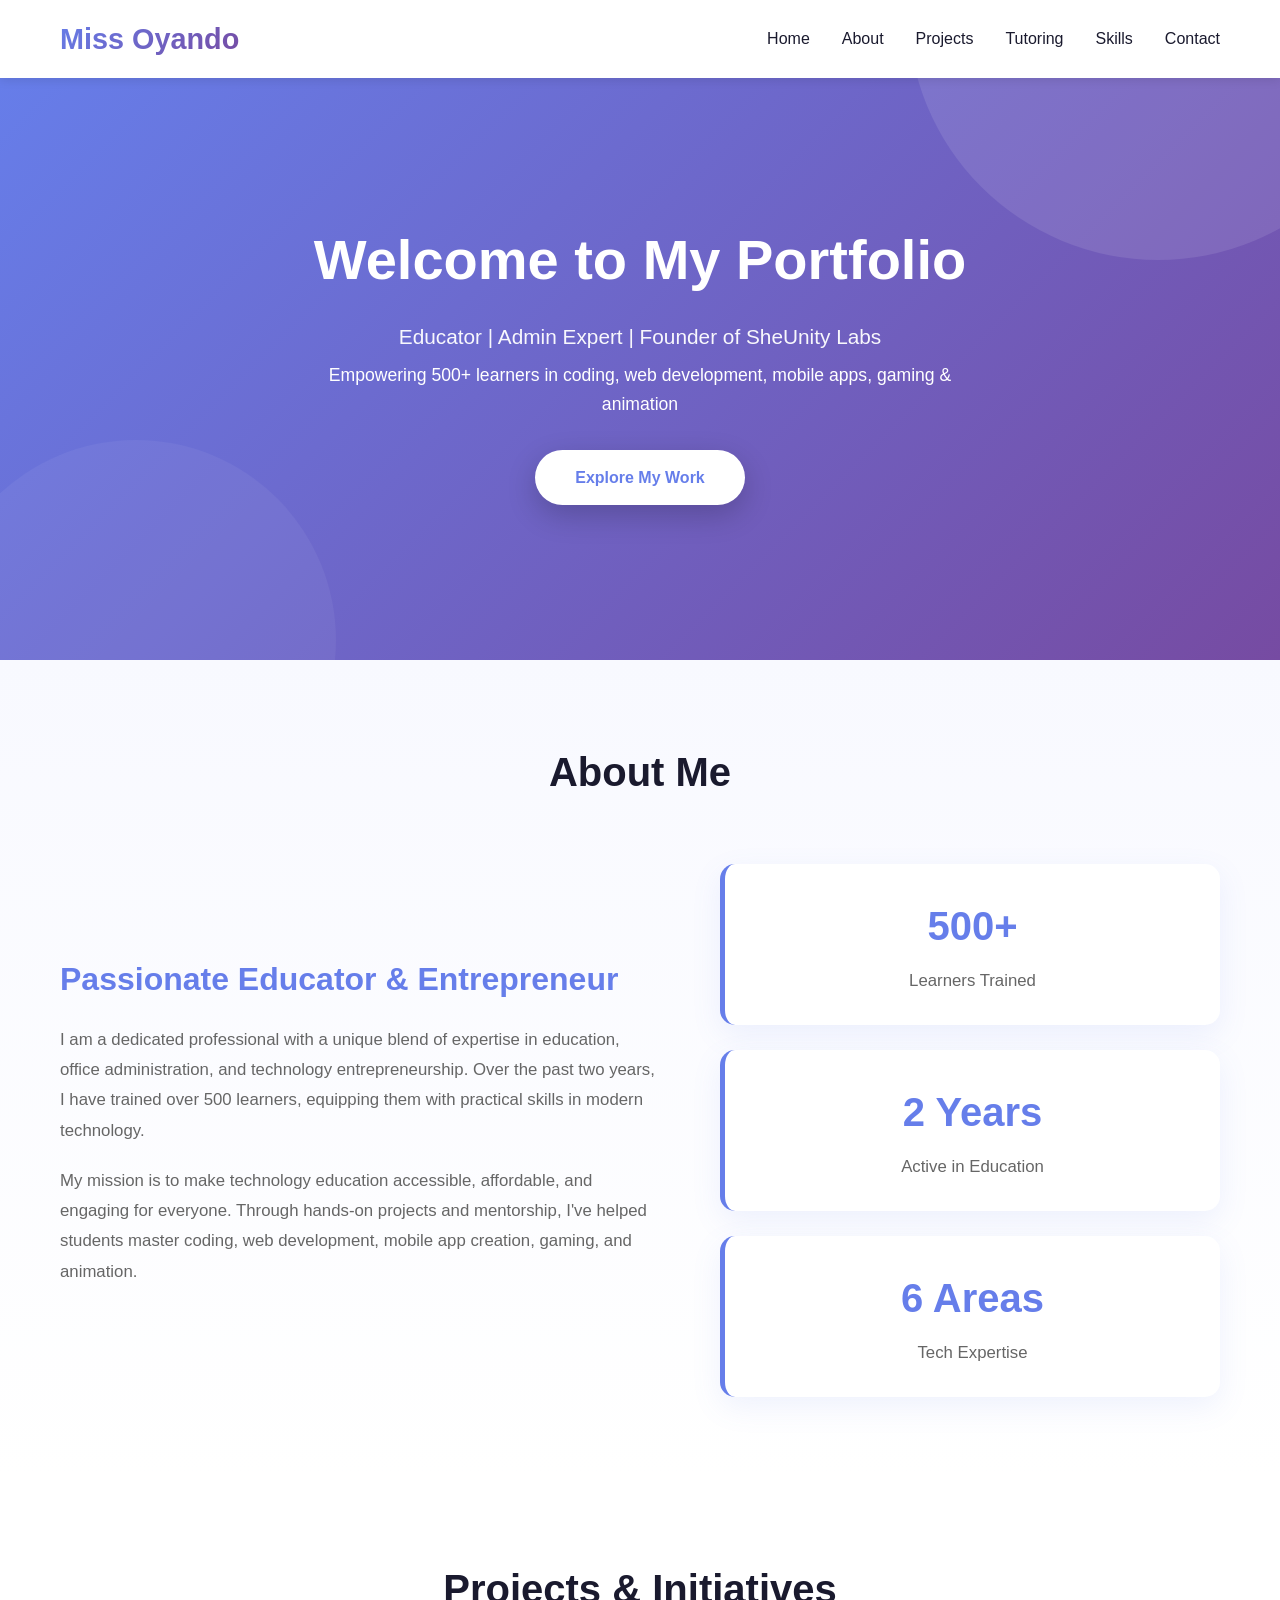
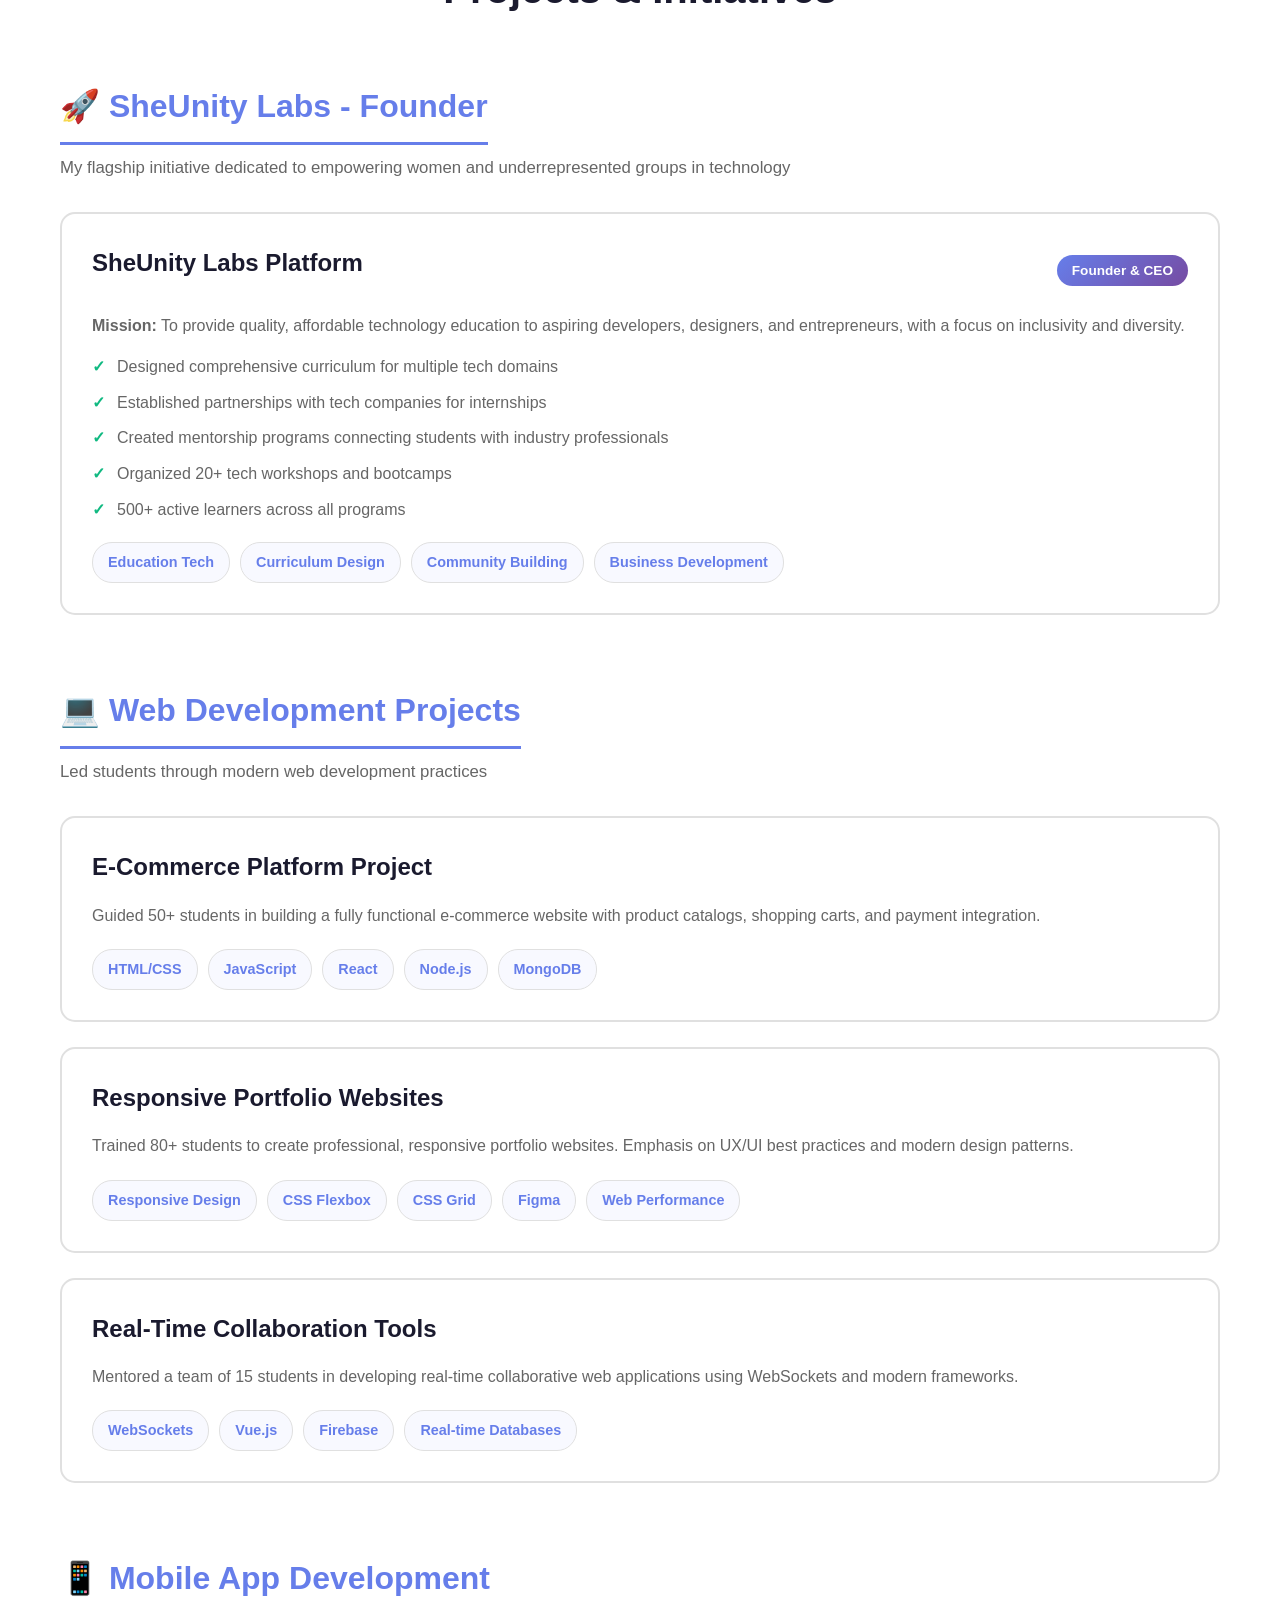
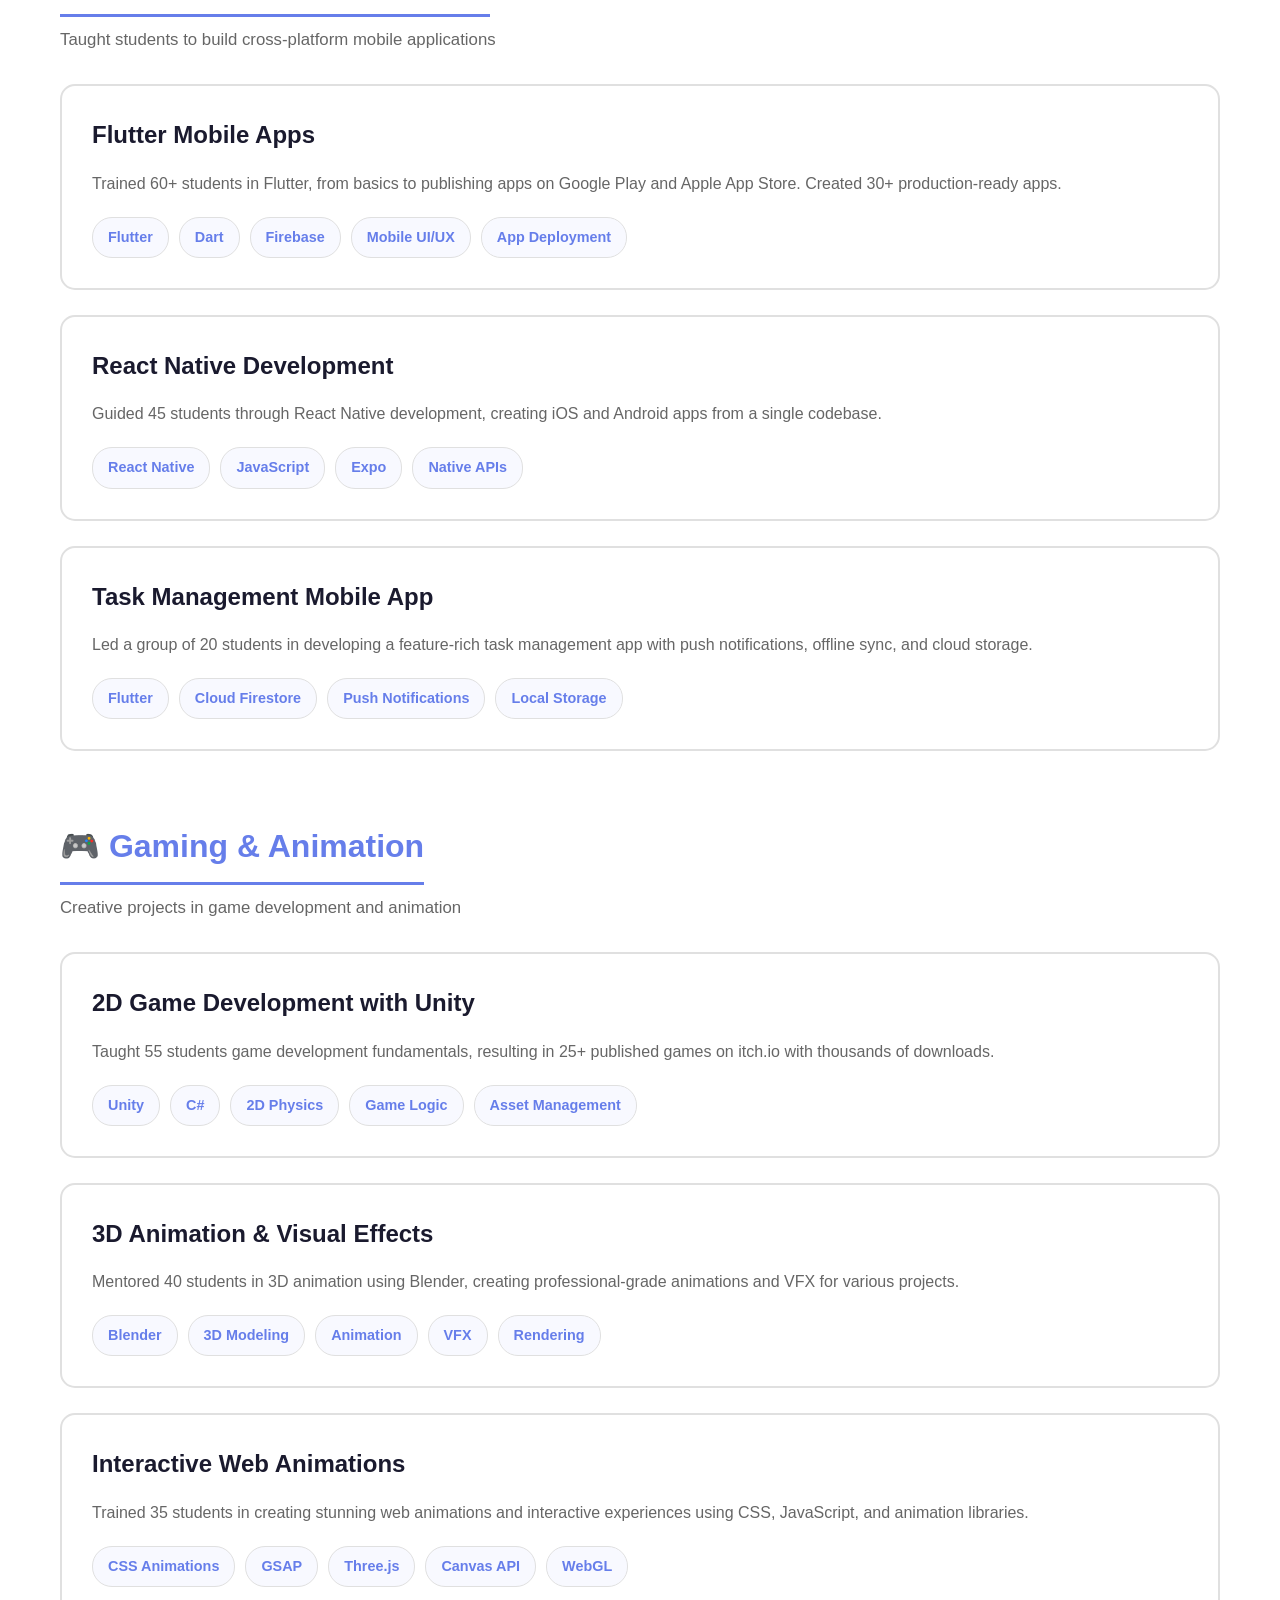
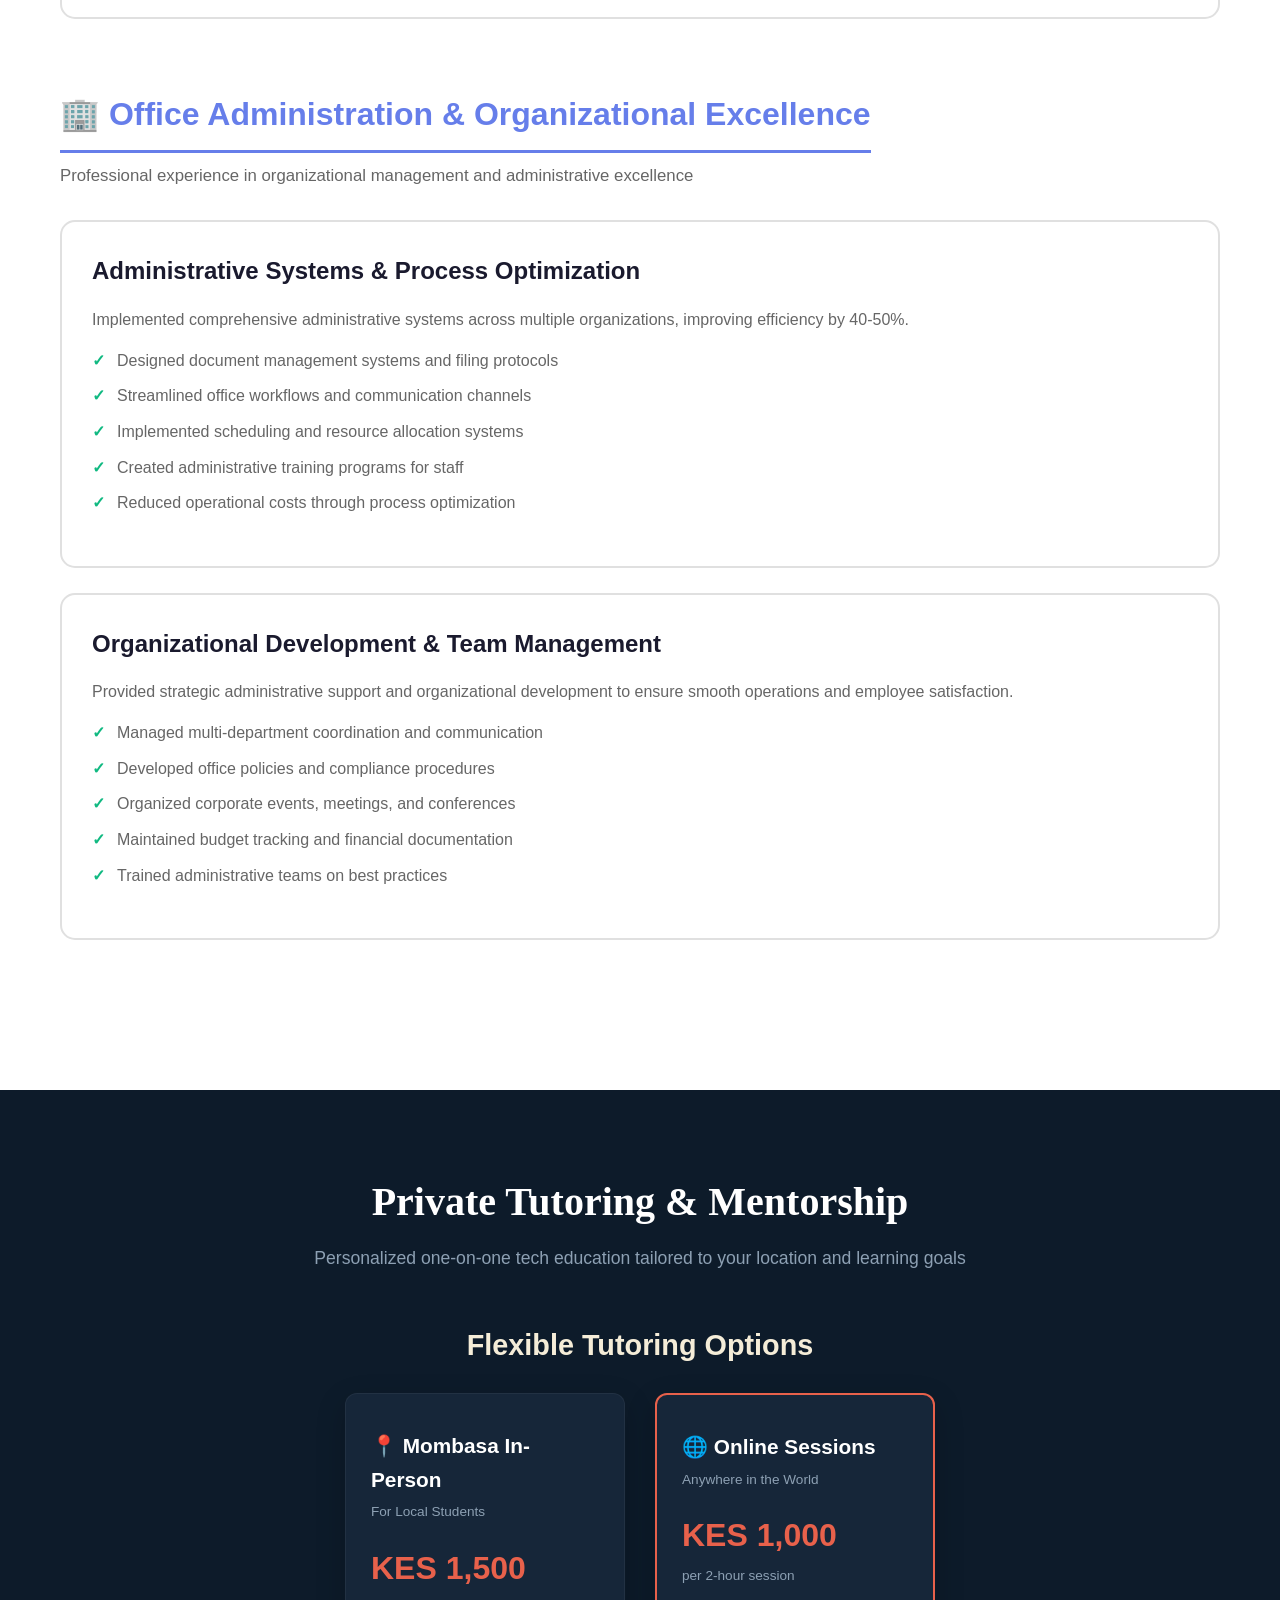
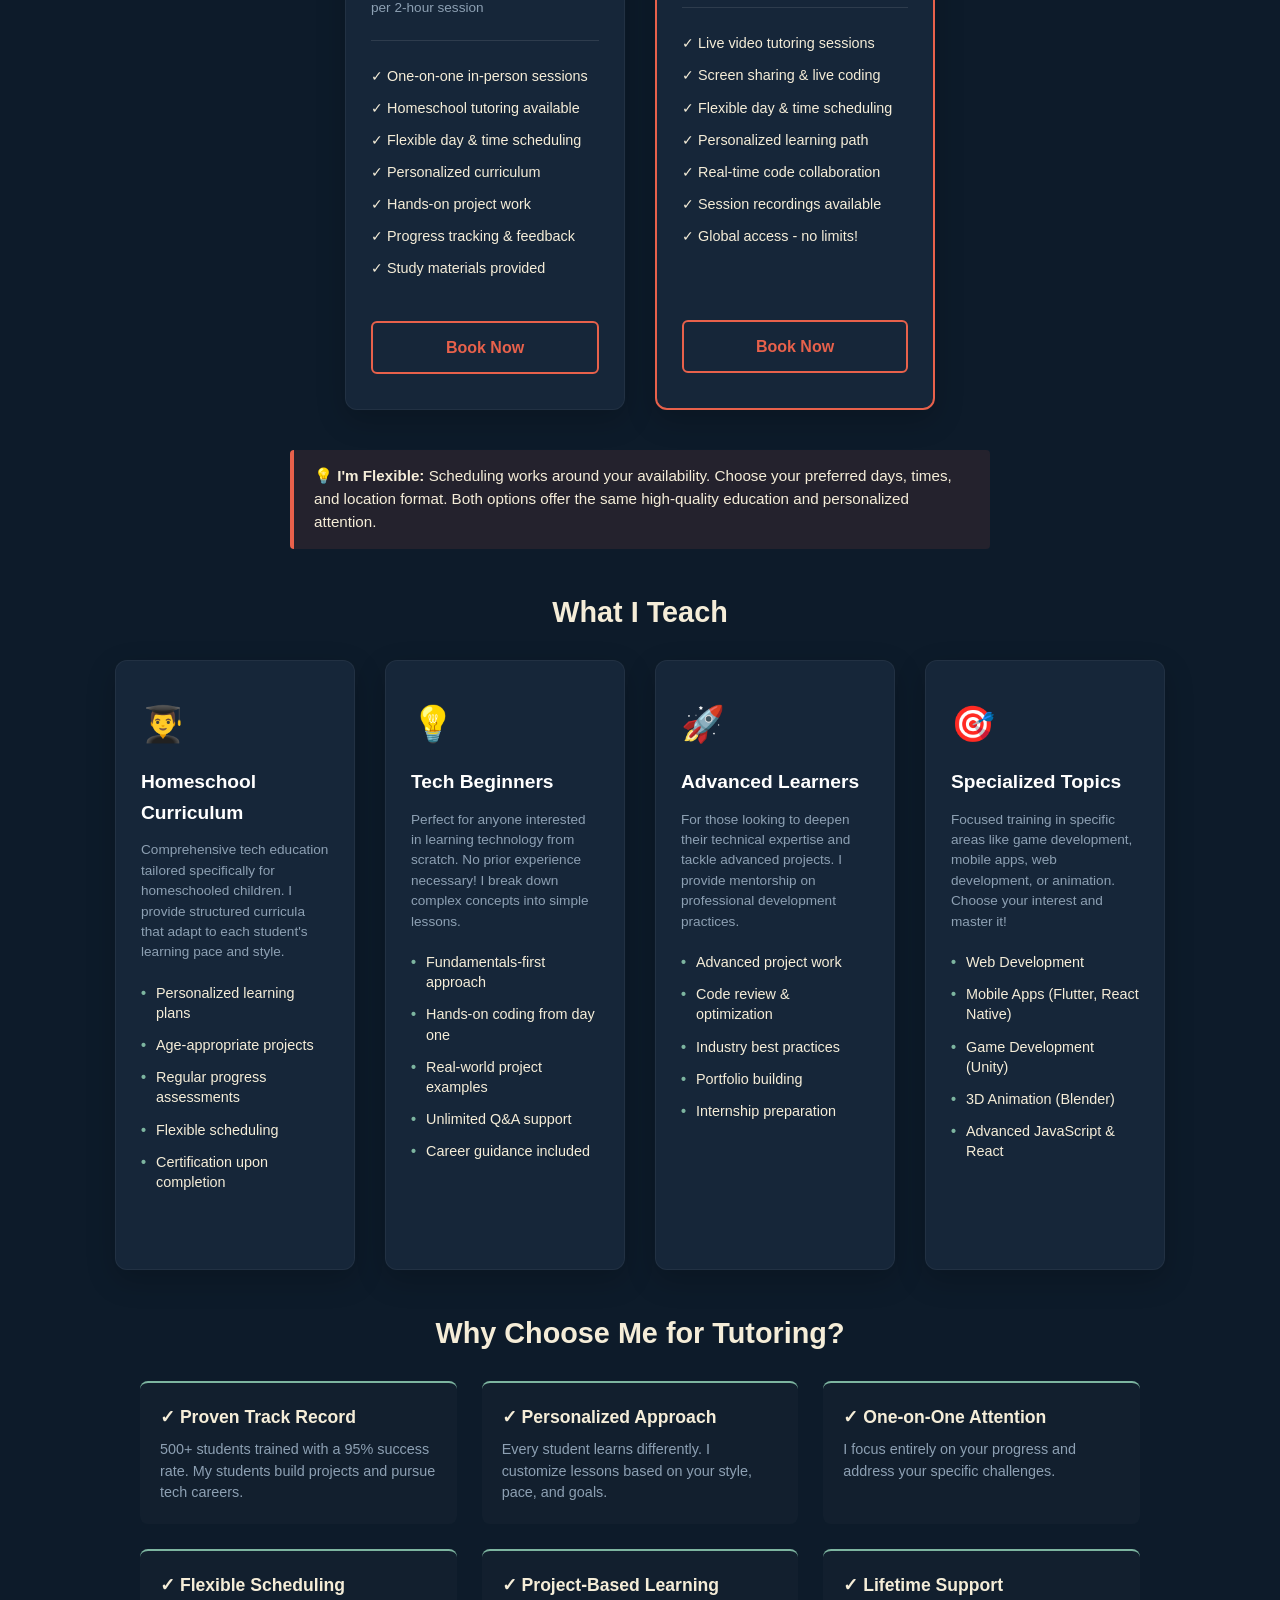
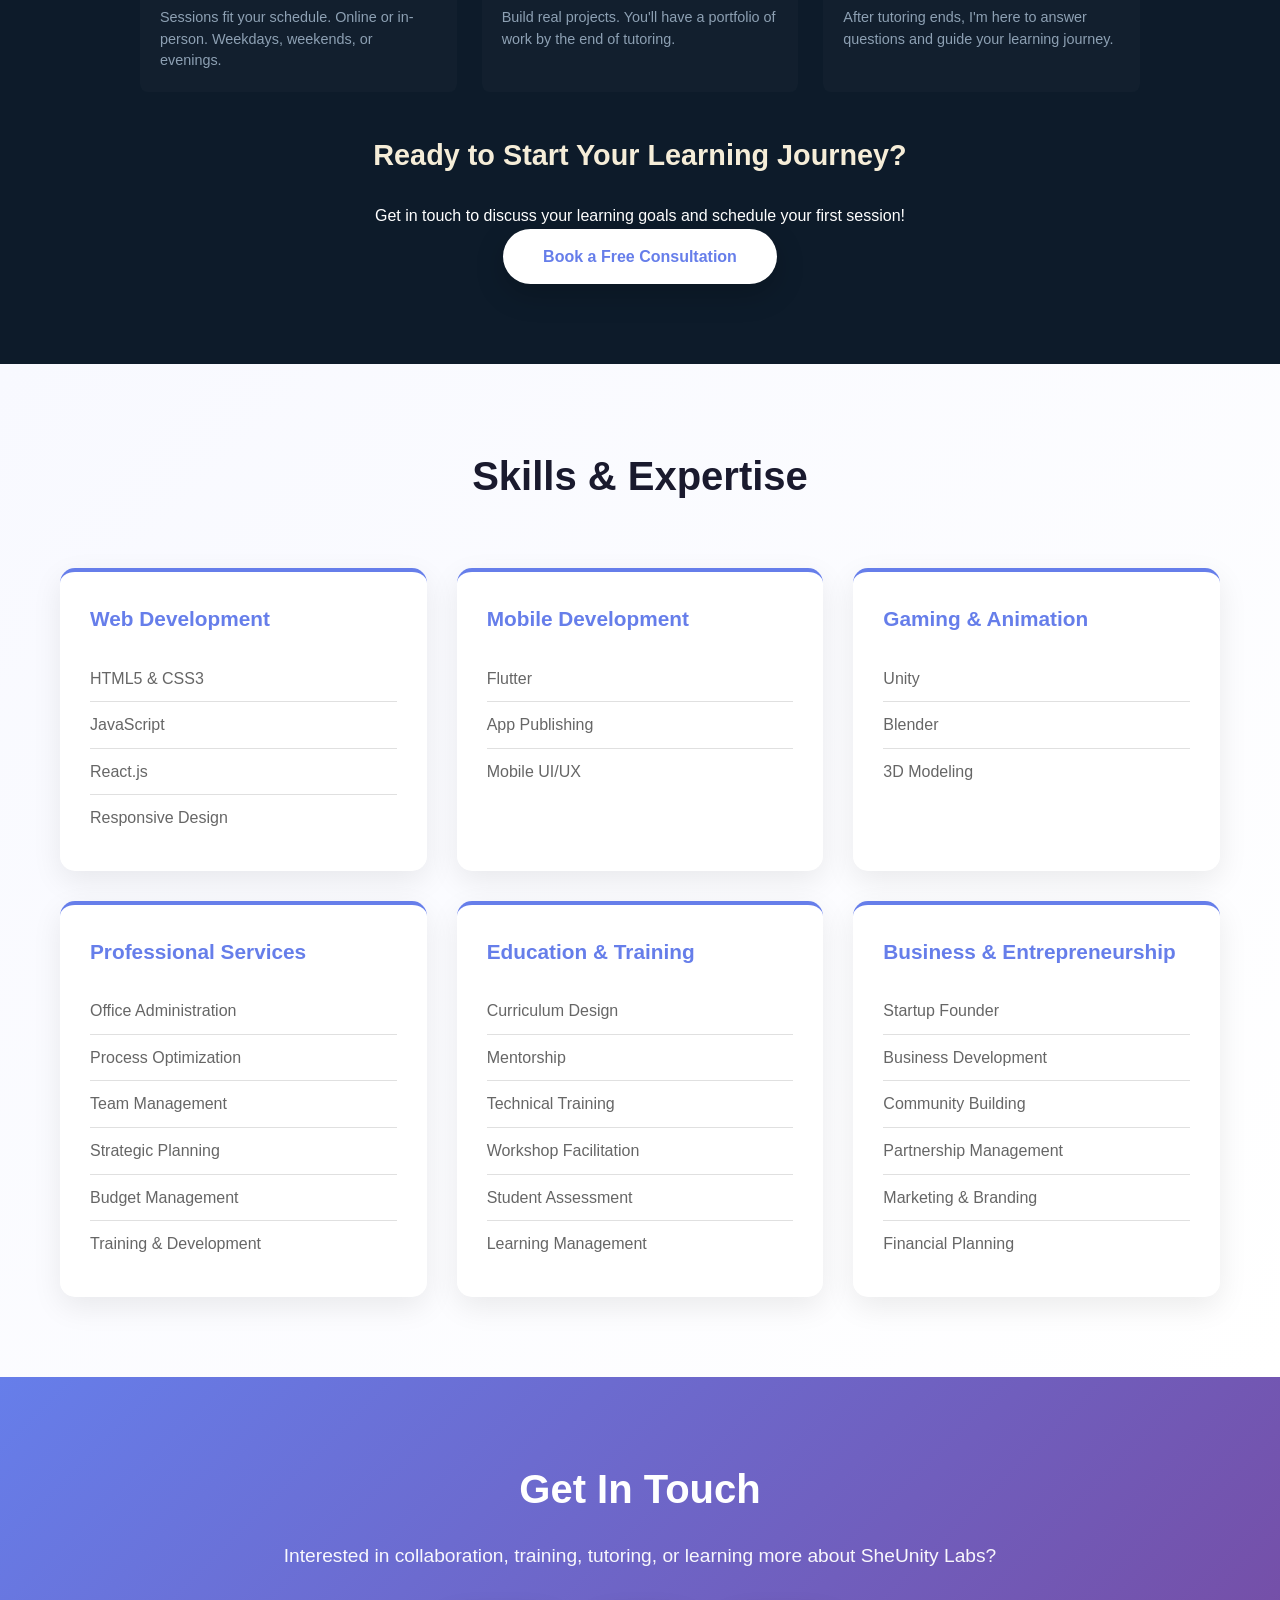
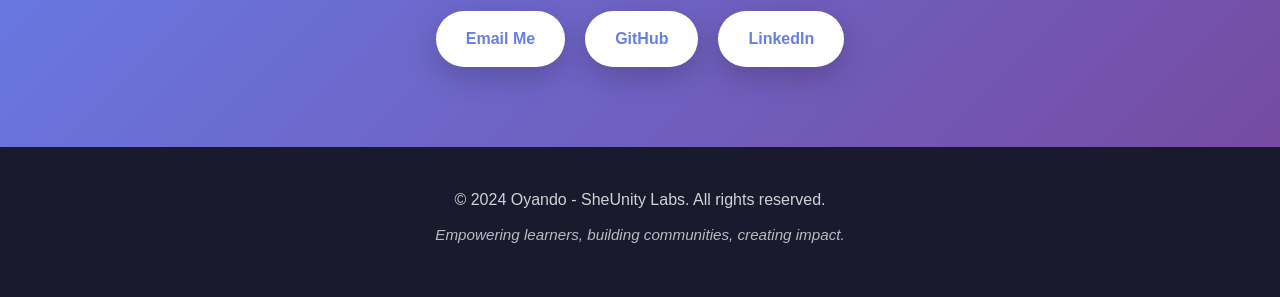
<file: index.html>
<!DOCTYPE html>
<html lang="en">
<head>
    <meta charset="UTF-8">
    <meta name="viewport" content="width=device-width, initial-scale=1.0">
    <title>Oyando - Portfolio | Educator & Admin Expert</title>
    <link rel="stylesheet" href="style.css">
</head>
<body>
    <!-- Navigation -->
    <nav class="navbar">
        <div class="container">
            <div class="logo"> Miss Oyando</div>
            <ul class="nav-links">
                <li><a href="#home">Home</a></li>
                <li><a href="#about">About</a></li>
                <li><a href="#projects">Projects</a></li>
                <li><a href="#tutoring">Tutoring</a></li>
                <li><a href="#skills">Skills</a></li>
                <li><a href="#contact">Contact</a></li>
            </ul>
        </div>
    </nav>

    <!-- Hero Section -->
    <section id="home" class="hero">
        <div class="hero-content">
            <h1>Welcome to My Portfolio</h1>
            <p>Educator | Admin Expert | Founder of SheUnity Labs</p>
            <p class="subtitle">Empowering 500+ learners in coding, web development, mobile apps, gaming & animation</p>
            <a href="#projects" class="cta-button">Explore My Work</a>
        </div>
    </section>

    <!-- About Section -->
    <section id="about" class="about">
        <div class="container">
            <h2>About Me</h2>
            <div class="about-content">
                <div class="about-text">
                    <h3>Passionate Educator & Entrepreneur</h3>
                    <p>
                        I am a dedicated professional with a unique blend of expertise in education, 
                        office administration, and technology entrepreneurship. Over the past two years, 
                        I have trained over 500 learners, equipping them with practical skills in modern technology.
                    </p>
                    <p>
                        My mission is to make technology education accessible, affordable, and engaging for everyone. 
                        Through hands-on projects and mentorship, I've helped students master coding, web development, 
                        mobile app creation, gaming, and animation.
                    </p>
                </div>
                <div class="about-stats">
                    <div class="stat">
                        <h4>500+</h4>
                        <p>Learners Trained</p>
                    </div>
                    <div class="stat">
                        <h4>2 Years</h4>
                        <p>Active in Education</p>
                    </div>
                    <div class="stat">
                        <h4>6 Areas</h4>
                        <p>Tech Expertise</p>
                    </div>
                </div>
            </div>
        </div>
    </section>

    <!-- Projects Section -->
    <section id="projects" class="projects">
        <div class="container">
            <h2>Projects & Initiatives</h2>
            
            <div class="project-category">
                <h3>🚀 SheUnity Labs - Founder</h3>
                <p class="category-desc">My flagship initiative dedicated to empowering women and underrepresented groups in technology</p>
                
                <div class="project-card">
                    <div class="project-header">
                        <h4>SheUnity Labs Platform</h4>
                        <span class="badge">Founder & CEO</span>
                    </div>
                    <p>
                        <strong>Mission:</strong> To provide quality, affordable technology education to aspiring developers, 
                        designers, and entrepreneurs, with a focus on inclusivity and diversity.
                    </p>
                    <ul>
                        <li>Designed comprehensive curriculum for multiple tech domains</li>
                        <li>Established partnerships with tech companies for internships</li>
                        <li>Created mentorship programs connecting students with industry professionals</li>
                        <li>Organized 20+ tech workshops and bootcamps</li>
                        <li>500+ active learners across all programs</li>
                    </ul>
                    <div class="tech-stack">
                        <span>Education Tech</span>
                        <span>Curriculum Design</span>
                        <span>Community Building</span>
                        <span>Business Development</span>
                    </div>
                </div>
            </div>

            <div class="project-category">
                <h3>💻 Web Development Projects</h3>
                <p class="category-desc">Led students through modern web development practices</p>
                
                <div class="project-card">
                    <h4>E-Commerce Platform Project</h4>
                    <p>Guided 50+ students in building a fully functional e-commerce website with product catalogs, shopping carts, and payment integration.</p>
                    <div class="tech-stack">
                        <span>HTML/CSS</span>
                        <span>JavaScript</span>
                        <span>React</span>
                        <span>Node.js</span>
                        <span>MongoDB</span>
                    </div>
                </div>

                <div class="project-card">
                    <h4>Responsive Portfolio Websites</h4>
                    <p>Trained 80+ students to create professional, responsive portfolio websites. Emphasis on UX/UI best practices and modern design patterns.</p>
                    <div class="tech-stack">
                        <span>Responsive Design</span>
                        <span>CSS Flexbox</span>
                        <span>CSS Grid</span>
                        <span>Figma</span>
                        <span>Web Performance</span>
                    </div>
                </div>

                <div class="project-card">
                    <h4>Real-Time Collaboration Tools</h4>
                    <p>Mentored a team of 15 students in developing real-time collaborative web applications using WebSockets and modern frameworks.</p>
                    <div class="tech-stack">
                        <span>WebSockets</span>
                        <span>Vue.js</span>
                        <span>Firebase</span>
                        <span>Real-time Databases</span>
                    </div>
                </div>
            </div>

            <div class="project-category">
                <h3>📱 Mobile App Development</h3>
                <p class="category-desc">Taught students to build cross-platform mobile applications</p>
                
                <div class="project-card">
                    <h4>Flutter Mobile Apps</h4>
                    <p>Trained 60+ students in Flutter, from basics to publishing apps on Google Play and Apple App Store. Created 30+ production-ready apps.</p>
                    <div class="tech-stack">
                        <span>Flutter</span>
                        <span>Dart</span>
                        <span>Firebase</span>
                        <span>Mobile UI/UX</span>
                        <span>App Deployment</span>
                    </div>
                </div>

                <div class="project-card">
                    <h4>React Native Development</h4>
                    <p>Guided 45 students through React Native development, creating iOS and Android apps from a single codebase.</p>
                    <div class="tech-stack">
                        <span>React Native</span>
                        <span>JavaScript</span>
                        <span>Expo</span>
                        <span>Native APIs</span>
                    </div>
                </div>

                <div class="project-card">
                    <h4>Task Management Mobile App</h4>
                    <p>Led a group of 20 students in developing a feature-rich task management app with push notifications, offline sync, and cloud storage.</p>
                    <div class="tech-stack">
                        <span>Flutter</span>
                        <span>Cloud Firestore</span>
                        <span>Push Notifications</span>
                        <span>Local Storage</span>
                    </div>
                </div>
            </div>

            <div class="project-category">
                <h3>🎮 Gaming & Animation</h3>
                <p class="category-desc">Creative projects in game development and animation</p>
                
                <div class="project-card">
                    <h4>2D Game Development with Unity</h4>
                    <p>Taught 55 students game development fundamentals, resulting in 25+ published games on itch.io with thousands of downloads.</p>
                    <div class="tech-stack">
                        <span>Unity</span>
                        <span>C#</span>
                        <span>2D Physics</span>
                        <span>Game Logic</span>
                        <span>Asset Management</span>
                    </div>
                </div>

                <div class="project-card">
                    <h4>3D Animation & Visual Effects</h4>
                    <p>Mentored 40 students in 3D animation using Blender, creating professional-grade animations and VFX for various projects.</p>
                    <div class="tech-stack">
                        <span>Blender</span>
                        <span>3D Modeling</span>
                        <span>Animation</span>
                        <span>VFX</span>
                        <span>Rendering</span>
                    </div>
                </div>

                <div class="project-card">
                    <h4>Interactive Web Animations</h4>
                    <p>Trained 35 students in creating stunning web animations and interactive experiences using CSS, JavaScript, and animation libraries.</p>
                    <div class="tech-stack">
                        <span>CSS Animations</span>
                        <span>GSAP</span>
                        <span>Three.js</span>
                        <span>Canvas API</span>
                        <span>WebGL</span>
                    </div>
                </div>
            </div>

            <div class="project-category">
                <h3>🏢 Office Administration & Organizational Excellence</h3>
                <p class="category-desc">Professional experience in organizational management and administrative excellence</p>
                
                <div class="project-card">
                    <h4>Administrative Systems & Process Optimization</h4>
                    <p>Implemented comprehensive administrative systems across multiple organizations, improving efficiency by 40-50%.</p>
                    <ul>
                        <li>Designed document management systems and filing protocols</li>
                        <li>Streamlined office workflows and communication channels</li>
                        <li>Implemented scheduling and resource allocation systems</li>
                        <li>Created administrative training programs for staff</li>
                        <li>Reduced operational costs through process optimization</li>
                    </ul>
                </div>

                <div class="project-card">
                    <h4>Organizational Development & Team Management</h4>
                    <p>Provided strategic administrative support and organizational development to ensure smooth operations and employee satisfaction.</p>
                    <ul>
                        <li>Managed multi-department coordination and communication</li>
                        <li>Developed office policies and compliance procedures</li>
                        <li>Organized corporate events, meetings, and conferences</li>
                        <li>Maintained budget tracking and financial documentation</li>
                        <li>Trained administrative teams on best practices</li>
                    </ul>
                </div>
            </div>
        </div>
    </section>

    <!-- Private Tutoring Section -->
    <section id="tutoring" class="tutoring">
        <div class="container">
            <h2>Private Tutoring & Mentorship</h2>
            <p class="section-intro">Personalized one-on-one tech education tailored to your location and learning goals</p>
            
            <!-- Pricing Plans -->
            <div class="pricing-section">
                <h3>Flexible Tutoring Options</h3>
                <div class="pricing-grid">
                    <!-- Mombasa In-Person -->
                    <div class="pricing-card mombasa">
                        <div class="pricing-header">
                            <h4>📍 Mombasa In-Person</h4>
                            <p class="location">For Local Students</p>
                        </div>
                        <div class="price-display">
                            <span class="amount">KES 1,500</span>
                            <span class="duration">per 2-hour session</span>
                        </div>
                        <ul class="pricing-features">
                            <li>✓ One-on-one in-person sessions</li>
                            <li>✓ Homeschool tutoring available</li>
                            <li>✓ Flexible day & time scheduling</li>
                            <li>✓ Personalized curriculum</li>
                            <li>✓ Hands-on project work</li>
                            <li>✓ Progress tracking & feedback</li>
                            <li>✓ Study materials provided</li>
                        </ul>
                        <a href="#contact" class="pricing-btn">Book Now</a>
                    </div>

                    <!-- Online Sessions -->
                    <div class="pricing-card online">
                        <div class="pricing-header">
                            <h4>🌐 Online Sessions</h4>
                            <p class="location">Anywhere in the World</p>
                        </div>
                        <div class="price-display">
                            <span class="amount">KES 1,000</span>
                            <span class="duration">per 2-hour session</span>
                        </div>
                        <ul class="pricing-features">
                            <li>✓ Live video tutoring sessions</li>
                            <li>✓ Screen sharing & live coding</li>
                            <li>✓ Flexible day & time scheduling</li>
                            <li>✓ Personalized learning path</li>
                            <li>✓ Real-time code collaboration</li>
                            <li>✓ Session recordings available</li>
                            <li>✓ Global access - no limits!</li>
                        </ul>
                        <a href="#contact" class="pricing-btn">Book Now</a>
                    </div>
                </div>

                <div class="flexibility-note">
                    <p>💡 <strong>I'm Flexible:</strong> Scheduling works around your availability. Choose your preferred days, times, and location format. Both options offer the same high-quality education and personalized attention.</p>
                </div>
            </div>

            <!-- Tutoring Types -->
            <div class="tutoring-types">
                <h3>What I Teach</h3>
                <div class="tutoring-grid">
                    <div class="tutoring-card">
                        <div class="tutoring-icon">👨‍🎓</div>
                        <h4>Homeschool Curriculum</h4>
                        <p>
                            Comprehensive tech education tailored specifically for homeschooled children. 
                            I provide structured curricula that adapt to each student's learning pace and style.
                        </p>
                        <ul>
                            <li>Personalized learning plans</li>
                            <li>Age-appropriate projects</li>
                            <li>Regular progress assessments</li>
                            <li>Flexible scheduling</li>
                            <li>Certification upon completion</li>
                        </ul>
                    </div>

                    <div class="tutoring-card">
                        <div class="tutoring-icon">💡</div>
                        <h4>Tech Beginners</h4>
                        <p>
                            Perfect for anyone interested in learning technology from scratch. 
                            No prior experience necessary! I break down complex concepts into simple lessons.
                        </p>
                        <ul>
                            <li>Fundamentals-first approach</li>
                            <li>Hands-on coding from day one</li>
                            <li>Real-world project examples</li>
                            <li>Unlimited Q&A support</li>
                            <li>Career guidance included</li>
                        </ul>
                    </div>

                    <div class="tutoring-card">
                        <div class="tutoring-icon">🚀</div>
                        <h4>Advanced Learners</h4>
                        <p>
                            For those looking to deepen their technical expertise and tackle advanced projects. 
                            I provide mentorship on professional development practices.
                        </p>
                        <ul>
                            <li>Advanced project work</li>
                            <li>Code review & optimization</li>
                            <li>Industry best practices</li>
                            <li>Portfolio building</li>
                            <li>Internship preparation</li>
                        </ul>
                    </div>

                    <div class="tutoring-card">
                        <div class="tutoring-icon">🎯</div>
                        <h4>Specialized Topics</h4>
                        <p>
                            Focused training in specific areas like game development, mobile apps, 
                            web development, or animation. Choose your interest and master it!
                        </p>
                        <ul>
                            <li>Web Development</li>
                            <li>Mobile Apps (Flutter, React Native)</li>
                            <li>Game Development (Unity)</li>
                            <li>3D Animation (Blender)</li>
                            <li>Advanced JavaScript & React</li>
                        </ul>
                    </div>
                </div>
            </div>

            <!-- Why Choose -->
            <div class="tutoring-details">
                <h3>Why Choose Me for Tutoring?</h3>
                <div class="details-grid">
                    <div class="detail-item">
                        <h4>✓ Proven Track Record</h4>
                        <p>500+ students trained with a 95% success rate. My students build projects and pursue tech careers.</p>
                    </div>
                    <div class="detail-item">
                        <h4>✓ Personalized Approach</h4>
                        <p>Every student learns differently. I customize lessons based on your style, pace, and goals.</p>
                    </div>
                    <div class="detail-item">
                        <h4>✓ One-on-One Attention</h4>
                        <p>I focus entirely on your progress and address your specific challenges.</p>
                    </div>
                    <div class="detail-item">
                        <h4>✓ Flexible Scheduling</h4>
                        <p>Sessions fit your schedule. Online or in-person. Weekdays, weekends, or evenings.</p>
                    </div>
                    <div class="detail-item">
                        <h4>✓ Project-Based Learning</h4>
                        <p>Build real projects. You'll have a portfolio of work by the end of tutoring.</p>
                    </div>
                    <div class="detail-item">
                        <h4>✓ Lifetime Support</h4>
                        <p>After tutoring ends, I'm here to answer questions and guide your learning journey.</p>
                    </div>
                </div>
            </div>

            <!-- CTA -->
            <div class="tutoring-cta">
                <h3>Ready to Start Your Learning Journey?</h3>
                <p>Get in touch to discuss your learning goals and schedule your first session!</p>
                <a href="#contact" class="cta-button">Book a Free Consultation</a>
            </div>
        </div>
    </section>

    <!-- Skills Section -->
    <section id="skills" class="skills">
        <div class="container">
            <h2>Skills & Expertise</h2>
            
            <div class="skills-grid">
                <div class="skill-category">
                    <h3>Web Development</h3>
                    <ul>
                        <li>HTML5 & CSS3</li>
                        <li>JavaScript </li>
                        <li>React.js</li>
                        <li>Responsive Design</li>
                    </ul>
                </div>

                <div class="skill-category">
                    <h3>Mobile Development</h3>
                    <ul>
                        <li>Flutter</li>
                        <li>App Publishing</li>
                        <li>Mobile UI/UX</li>
                    </ul>
                </div>

                <div class="skill-category">
                    <h3>Gaming & Animation</h3>
                    <ul>
                        <li>Unity</li>
                        <li>Blender</li>
                        <li>3D Modeling</li>
                    </ul>
                </div>

                <div class="skill-category">
                    <h3>Professional Services</h3>
                    <ul>
                        <li>Office Administration</li>
                        <li>Process Optimization</li>
                        <li>Team Management</li>
                        <li>Strategic Planning</li>
                        <li>Budget Management</li>
                        <li>Training & Development</li>
                    </ul>
                </div>

                <div class="skill-category">
                    <h3>Education & Training</h3>
                    <ul>
                        <li>Curriculum Design</li>
                        <li>Mentorship</li>
                        <li>Technical Training</li>
                        <li>Workshop Facilitation</li>
                        <li>Student Assessment</li>
                        <li>Learning Management</li>
                    </ul>
                </div>

                <div class="skill-category">
                    <h3>Business & Entrepreneurship</h3>
                    <ul>
                        <li>Startup Founder</li>
                        <li>Business Development</li>
                        <li>Community Building</li>
                        <li>Partnership Management</li>
                        <li>Marketing & Branding</li>
                        <li>Financial Planning</li>
                    </ul>
                </div>
            </div>
        </div>
    </section>

    <!-- Contact Section -->
    <section id="contact" class="contact">
        <div class="container">
            <h2>Get In Touch</h2>
            <p>Interested in collaboration, training, tutoring, or learning more about SheUnity Labs?</p>
            <div class="contact-links">
                <a href="mailto:info.sheunity@gmail.com" class="contact-btn">Email Me</a>
                <a href="https://github.com/infosheunity-droid" class="contact-btn" target="_blank">GitHub</a>
                <a href="#" class="contact-btn">LinkedIn</a>
            </div>
        </div>
    </section>

    <!-- Footer -->
    <footer>
        <div class="container">
            <p>&copy; 2024 Oyando - SheUnity Labs. All rights reserved.</p>
            <p>Empowering learners, building communities, creating impact.</p>
        </div>
    </footer>

    <script src="todo-script.js"></script>
</body>
</html>
</file>
<file: style.css>
* {
    margin: 0;
    padding: 0;
    box-sizing: border-box;
}

:root {
    --primary-color: #667eea;
    --secondary-color: #764ba2;
    --accent-color: #f093fb;
    --dark-bg: #0f0f1e;
    --light-bg: #f8f9ff;
    --text-dark: #1a1a2e;
    --text-light: #666;
    --border-color: #e0e0e0;
    --success-color: #10b981;
}

html {
    scroll-behavior: smooth;
}

body {
    font-family: 'Segoe UI', Tahoma, Geneva, Verdana, sans-serif;
    background-color: #fff;
    color: var(--text-dark);
    line-height: 1.6;
}

.container {
    max-width: 1200px;
    margin: 0 auto;
    padding: 0 20px;
}

/* Navigation */
.navbar {
    position: fixed;
    top: 0;
    width: 100%;
    background: white;
    box-shadow: 0 2px 10px rgba(0, 0, 0, 0.1);
    z-index: 1000;
    transition: all 0.3s ease;
}

.navbar .container {
    display: flex;
    justify-content: space-between;
    align-items: center;
    padding: 1rem 20px;
}

.logo {
    font-size: 1.8rem;
    font-weight: 700;
    background: linear-gradient(135deg, var(--primary-color), var(--secondary-color));
    -webkit-background-clip: text;
    -webkit-text-fill-color: transparent;
    background-clip: text;
}

.nav-links {
    display: flex;
    list-style: none;
    gap: 2rem;
}

.nav-links a {
    text-decoration: none;
    color: var(--text-dark);
    font-weight: 500;
    transition: color 0.3s;
    position: relative;
}

.nav-links a:hover {
    color: var(--primary-color);
}

.nav-links a::after {
    content: '';
    position: absolute;
    bottom: -5px;
    left: 0;
    width: 0;
    height: 2px;
    background: linear-gradient(135deg, var(--primary-color), var(--secondary-color));
    transition: width 0.3s;
}

.nav-links a:hover::after {
    width: 100%;
}

@media (max-width: 768px) {
    .nav-links {
        gap: 1rem;
        font-size: 0.9rem;
    }
}

/* Hero Section */
.hero {
    margin-top: 60px;
    padding: 100px 20px;
    background: linear-gradient(135deg, var(--primary-color) 0%, var(--secondary-color) 100%);
    color: white;
    text-align: center;
    min-height: 600px;
    display: flex;
    align-items: center;
    justify-content: center;
    position: relative;
    overflow: hidden;
}

.hero::before {
    content: '';
    position: absolute;
    top: -50%;
    right: -10%;
    width: 500px;
    height: 500px;
    background: rgba(255, 255, 255, 0.1);
    border-radius: 50%;
    animation: float 6s ease-in-out infinite;
}

.hero::after {
    content: '';
    position: absolute;
    bottom: -30%;
    left: -5%;
    width: 400px;
    height: 400px;
    background: rgba(255, 255, 255, 0.05);
    border-radius: 50%;
    animation: float 8s ease-in-out infinite reverse;
}

@keyframes float {
    0%, 100% { transform: translateY(0); }
    50% { transform: translateY(-30px); }
}

.hero-content {
    position: relative;
    z-index: 1;
    max-width: 700px;
}

.hero h1 {
    font-size: 3.5rem;
    margin-bottom: 1rem;
    font-weight: 800;
    animation: slideInDown 0.8s ease;
}

.hero p {
    font-size: 1.3rem;
    margin-bottom: 0.5rem;
    opacity: 0.95;
}

.hero .subtitle {
    font-size: 1.1rem;
    margin-bottom: 2rem;
    opacity: 0.9;
    animation: slideInUp 0.8s ease 0.2s both;
}

@keyframes slideInDown {
    from {
        opacity: 0;
        transform: translateY(-30px);
    }
    to {
        opacity: 1;
        transform: translateY(0);
    }
}

@keyframes slideInUp {
    from {
        opacity: 0;
        transform: translateY(30px);
    }
    to {
        opacity: 1;
        transform: translateY(0);
    }
}

.cta-button {
    display: inline-block;
    padding: 15px 40px;
    background: white;
    color: var(--primary-color);
    text-decoration: none;
    border-radius: 50px;
    font-weight: 700;
    transition: all 0.3s;
    box-shadow: 0 10px 30px rgba(0, 0, 0, 0.2);
    animation: slideInUp 0.8s ease 0.4s both;
}

.cta-button:hover {
    transform: translateY(-3px);
    box-shadow: 0 15px 40px rgba(0, 0, 0, 0.3);
}

/* About Section */
.about {
    padding: 80px 20px;
    background: linear-gradient(180deg, var(--light-bg) 0%, white 100%);
}

.about h2 {
    text-align: center;
    font-size: 2.5rem;
    margin-bottom: 60px;
    color: var(--text-dark);
}

.about-content {
    display: grid;
    grid-template-columns: 1.2fr 1fr;
    gap: 60px;
    align-items: center;
}

.about-text h3 {
    font-size: 2rem;
    margin-bottom: 20px;
    color: var(--primary-color);
}

.about-text p {
    color: var(--text-light);
    margin-bottom: 20px;
    font-size: 1.05rem;
    line-height: 1.8;
}

.about-stats {
    display: grid;
    grid-template-columns: 1fr;
    gap: 25px;
}

.stat {
    background: white;
    padding: 30px;
    border-radius: 15px;
    text-align: center;
    box-shadow: 0 10px 30px rgba(102, 126, 234, 0.1);
    transition: all 0.3s;
    border-left: 5px solid var(--primary-color);
}

.stat:hover {
    transform: translateY(-5px);
    box-shadow: 0 15px 40px rgba(102, 126, 234, 0.2);
}

.stat h4 {
    font-size: 2.5rem;
    color: var(--primary-color);
    margin-bottom: 10px;
}

.stat p {
    color: var(--text-light);
    font-size: 1.05rem;
}

@media (max-width: 768px) {
    .about-content {
        grid-template-columns: 1fr;
    }
    
    .hero h1 {
        font-size: 2.5rem;
    }
}

/* Projects Section */
.projects {
    padding: 80px 20px;
    background: white;
}

.projects h2 {
    text-align: center;
    font-size: 2.5rem;
    margin-bottom: 60px;
    color: var(--text-dark);
}

.project-category {
    margin-bottom: 70px;
}

.project-category h3 {
    font-size: 2rem;
    color: var(--primary-color);
    margin-bottom: 10px;
    padding-bottom: 10px;
    border-bottom: 3px solid var(--primary-color);
    display: inline-block;
}

.category-desc {
    color: var(--text-light);
    margin-bottom: 30px;
    font-size: 1.05rem;
}

.project-card {
    background: white;
    border: 2px solid var(--border-color);
    border-radius: 15px;
    padding: 30px;
    margin-bottom: 25px;
    transition: all 0.3s;
    position: relative;
    overflow: hidden;
}

.project-card::before {
    content: '';
    position: absolute;
    top: 0;
    left: -100%;
    width: 100%;
    height: 100%;
    background: linear-gradient(135deg, var(--primary-color), var(--secondary-color));
    opacity: 0.05;
    transition: left 0.3s;
    z-index: -1;
}

.project-card:hover::before {
    left: 0;
}

.project-card:hover {
    border-color: var(--primary-color);
    box-shadow: 0 15px 40px rgba(102, 126, 234, 0.15);
    transform: translateY(-5px);
}

.project-header {
    display: flex;
    justify-content: space-between;
    align-items: center;
    margin-bottom: 15px;
    flex-wrap: wrap;
    gap: 10px;
}

.project-card h4 {
    font-size: 1.5rem;
    color: var(--text-dark);
    margin-bottom: 15px;
}

.badge {
    background: linear-gradient(135deg, var(--primary-color), var(--secondary-color));
    color: white;
    padding: 5px 15px;
    border-radius: 20px;
    font-size: 0.85rem;
    font-weight: 600;
}

.project-card p {
    color: var(--text-light);
    margin-bottom: 15px;
    line-height: 1.7;
}

.project-card ul {
    list-style: none;
    margin-bottom: 20px;
}

.project-card li {
    color: var(--text-light);
    margin-bottom: 10px;
    padding-left: 25px;
    position: relative;
}

.project-card li::before {
    content: '✓';
    position: absolute;
    left: 0;
    color: var(--success-color);
    font-weight: bold;
}

.tech-stack {
    display: flex;
    flex-wrap: wrap;
    gap: 10px;
    margin-top: 20px;
}

.tech-stack span {
    background: var(--light-bg);
    color: var(--primary-color);
    padding: 8px 15px;
    border-radius: 20px;
    font-size: 0.9rem;
    font-weight: 600;
    border: 1px solid var(--border-color);
    transition: all 0.3s;
}

.tech-stack span:hover {
    background: var(--primary-color);
    color: white;
    border-color: var(--primary-color);
}

/* Skills Section */
.skills {
    padding: 80px 20px;
    background: linear-gradient(135deg, var(--light-bg) 0%, white 100%);
}

.skills h2 {
    text-align: center;
    font-size: 2.5rem;
    margin-bottom: 60px;
    color: var(--text-dark);
}

.skills-grid {
    display: grid;
    grid-template-columns: repeat(auto-fit, minmax(300px, 1fr));
    gap: 30px;
}

.skill-category {
    background: white;
    padding: 30px;
    border-radius: 15px;
    box-shadow: 0 10px 30px rgba(0, 0, 0, 0.08);
    transition: all 0.3s;
    border-top: 4px solid var(--primary-color);
}

.skill-category:hover {
    transform: translateY(-10px);
    box-shadow: 0 15px 40px rgba(102, 126, 234, 0.2);
}

.skill-category h3 {
    color: var(--primary-color);
    margin-bottom: 20px;
    font-size: 1.3rem;
}

.skill-category ul {
    list-style: none;
}

.skill-category li {
    color: var(--text-light);
    padding: 10px 0;
    border-bottom: 1px solid var(--border-color);
    transition: color 0.3s;
}

.skill-category li:last-child {
    border-bottom: none;
}

.skill-category li:hover {
    color: var(--primary-color);
    padding-left: 10px;
}

/* Contact Section */
.contact {
    padding: 80px 20px;
    background: linear-gradient(135deg, var(--primary-color) 0%, var(--secondary-color) 100%);
    color: white;
    text-align: center;
}

.contact h2 {
    font-size: 2.5rem;
    margin-bottom: 20px;
}

.contact p {
    font-size: 1.2rem;
    margin-bottom: 40px;
    opacity: 0.95;
}

.contact-links {
    display: flex;
    gap: 20px;
    justify-content: center;
    flex-wrap: wrap;
}

.contact-btn {
    display: inline-block;
    padding: 15px 30px;
    background: white;
    color: var(--primary-color);
    text-decoration: none;
    border-radius: 50px;
    font-weight: 700;
    transition: all 0.3s;
    box-shadow: 0 10px 30px rgba(0, 0, 0, 0.2);
}

.contact-btn:hover {
    transform: translateY(-3px);
    box-shadow: 0 15px 40px rgba(0, 0, 0, 0.3);
}

/* Footer */
footer {
    background: var(--text-dark);
    color: white;
    padding: 40px 20px;
    text-align: center;
}

footer p {
    margin-bottom: 10px;
}

footer p:first-child {
    font-size: 1rem;
    opacity: 0.8;
}

footer p:last-child {
    font-size: 0.95rem;
    opacity: 0.7;
    font-style: italic;
}

/* Responsive Design */
@media (max-width: 1024px) {
    .hero h1 {
        font-size: 3rem;
    }
    
    .about-content {
        gap: 40px;
    }
    
    .skills-grid {
        grid-template-columns: repeat(2, 1fr);
    }
}

@media (max-width: 768px) {
    .navbar .container {
        padding: 1rem 15px;
    }
    
    .nav-links {
        gap: 1rem;
        font-size: 0.9rem;
    }
    
    .hero {
        margin-top: 60px;
        padding: 60px 20px;
        min-height: auto;
    }
    
    .hero h1 {
        font-size: 2rem;
    }
    
    .hero p {
        font-size: 1rem;
    }
    
    .about {
        padding: 60px 20px;
    }
    
    .about h2,
    .projects h2,
    .skills h2,
    .contact h2 {
        font-size: 2rem;
        margin-bottom: 40px;
    }
    
    .about-content {
        grid-template-columns: 1fr;
        gap: 30px;
    }
    
    .about-stats {
        grid-template-columns: 1fr;
    }
    
    .projects {
        padding: 60px 20px;
    }
    
    .skills {
        padding: 60px 20px;
    }
    
    .skills-grid {
        grid-template-columns: 1fr;
    }
    
    .contact {
        padding: 60px 20px;
    }
    
    .contact-links {
        flex-direction: column;
        gap: 15px;
    }
    
    .contact-btn {
        width: 100%;
    }
}

@media (max-width: 480px) {
    .hero h1 {
        font-size: 1.5rem;
    }
    
    .project-header {
        flex-direction: column;
        align-items: flex-start;
    }
    
    .badge {
        align-self: flex-start;
    }
    
    .about-text h3 {
        font-size: 1.5rem;
    }
}

/* Scroll animations */
@keyframes fadeInUp {
    from {
        opacity: 0;
        transform: translateY(30px);
    }
    to {
        opacity: 1;
        transform: translateY(0);
    }
}

.project-card,
.skill-category,
.stat {
    animation: fadeInUp 0.6s ease forwards;
}

/* Utility classes */
.text-center {
    text-align: center;
}

.mb-20 {
    margin-bottom: 20px;
}

.mt-40 {
    margin-top: 40px;

}
/* ==========================================================================
   PREMIUM TUTORING & MENTORSHIP SECTION
   ========================================================================== */

.tutoring {
    padding: 80px 20px;
    background-color: var(--navy, #0D1B2A);
    color: var(--white, #FFFFFF);
    text-align: center;
}

.tutoring h2 {
    font-family: 'Playfair Display', serif;
    font-size: 2.5rem;
    margin-bottom: 10px;
    color: var(--white, #FFFFFF);
}

.section-intro {
    color: var(--muted, #8DA0B3);
    font-size: 1.1rem;
    max-width: 700px;
    margin: 0 auto 50px auto;
}

.tutoring h3 {
    font-size: 1.8rem;
    margin: 40px 0 25px 0;
    color: var(--cream, #F5EDD8);
}

/* --- Responsive Grids --- */
.pricing-grid, .tutoring-grid {
    display: flex;
    justify-content: center;
    gap: 30px;
    flex-wrap: wrap;
    max-width: 1100px;
    margin: 0 auto;
}

/* --- Cards Shared Base Layout --- */
.pricing-card, .tutoring-card {
    background-color: var(--card-bg, #162639);
    border: 1px solid rgba(255, 255, 255, 0.05);
    border-radius: 12px;
    padding: 35px 25px;
    width: 280px;
    text-align: left;
    box-shadow: 0 10px 30px rgba(0, 0, 0, 0.2);
    display: flex;
    flex-direction: column;
    transition: transform 0.3s ease, border-color 0.3s ease;
}

.pricing-card:hover, .tutoring-card:hover {
    transform: translateY(-5px);
}

/* Highlight the Online Card with your Coral Color */
.pricing-card.online {
    border: 2px solid var(--coral, #E8614B);
    position: relative;
}

/* --- Pricing Specific elements --- */
.pricing-header h4 {
    font-size: 1.3rem;
    margin: 0 0 5px 0;
    color: var(--white, #FFFFFF);
}

.location {
    color: var(--muted, #8DA0B3);
    font-size: 0.85rem;
    margin: 0 0 20px 0;
}

.price-display {
    margin-bottom: 25px;
    padding-bottom: 20px;
    border-bottom: 1px solid rgba(255, 255, 255, 0.1);
}

.amount {
    font-size: 2rem;
    font-weight: bold;
    color: var(--coral, #E8614B);
    display: block;
}

.duration {
    font-size: 0.85rem;
    color: var(--muted, #8DA0B3);
}

/* Bullet item list formatting */
.pricing-features, .tutoring-card ul {
    list-style: none;
    padding: 0;
    margin: 0 0 30px 0;
    flex-grow: 1; /* Keeps buttons level at the base */
}

.pricing-features li, .tutoring-card li {
    font-size: 0.9rem;
    margin-bottom: 12px;
    color: var(--cream, #F5EDD8);
    line-height: 1.4;
}

/* Booking Buttons */
.pricing-btn {
    display: block;
    text-align: center;
    background-color: transparent;
    color: var(--coral, #E8614B);
    border: 2px solid var(--coral, #E8614B);
    padding: 12px;
    border-radius: 6px;
    text-decoration: none;
    font-weight: bold;
    transition: all 0.3s ease;
}

.pricing-btn:hover {
    background-color: var(--coral, #E8614B);
    color: var(--navy, #0D1B2A);
}

/* --- Flexibility Banner --- */
.flexibility-note {
    max-width: 700px;
    margin: 40px auto 20px auto;
    background: rgba(232, 97, 75, 0.1); /* Subtle coral transparency */
    border-left: 4px solid var(--coral, #E8614B);
    padding: 15px 20px;
    border-radius: 4px;
    text-align: left;
}

.flexibility-note p {
    margin: 0;
    font-size: 0.95rem;
    color: var(--cream, #F5EDD8);
    line-height: 1.5;
}

/* --- What I Teach Cards --- */
.tutoring-types .tutoring-grid {
    max-width: 1200px;
}

.tutoring-types .tutoring-card {
    width: 240px; /* Slightly narrower to fit 4 across */
}

.tutoring-icon {
    font-size: 2.2rem;
    margin-bottom: 15px;
}

.tutoring-card h4 {
    font-size: 1.2rem;
    margin: 0 0 12px 0;
    color: var(--white, #FFFFFF);
}

.tutoring-card p {
    font-size: 0.85rem;
    color: var(--muted, #8DA0B3);
    line-height: 1.5;
    margin: 0 0 20px 0;
}

/* Subtle styling for technical items lists */
.tutoring-card ul li {
    position: relative;
    padding-left: 15px;
}

.tutoring-card ul li::before {
    content: "•";
    color: var(--sage, #7DB5A0);
    position: absolute;
    left: 0;
    font-weight: bold;
}

/* --- Why Choose Me Grid --- */
.details-grid {
    display: grid;
    grid-template-columns: repeat(auto-fit, minmax(300px, 1fr));
    gap: 25px;
    max-width: 1000px;
    margin: 0 auto;
    text-align: left;
}

.detail-item {
    background: rgba(255, 255, 255, 0.02);
    padding: 20px;
    border-radius: 8px;
    border-top: 2px solid var(--sage, #7DB5A0);
}

.detail-item h4 {
    margin: 0 0 8px 0;
    color: var(--cream, #F5EDD8);
    font-size: 1.1rem;
}

.detail-item p {
    margin: 0;
    font-size: 0.9rem;
    color: var(--muted, #8DA0B3);
    line-height: 1.5;
}
</file>
